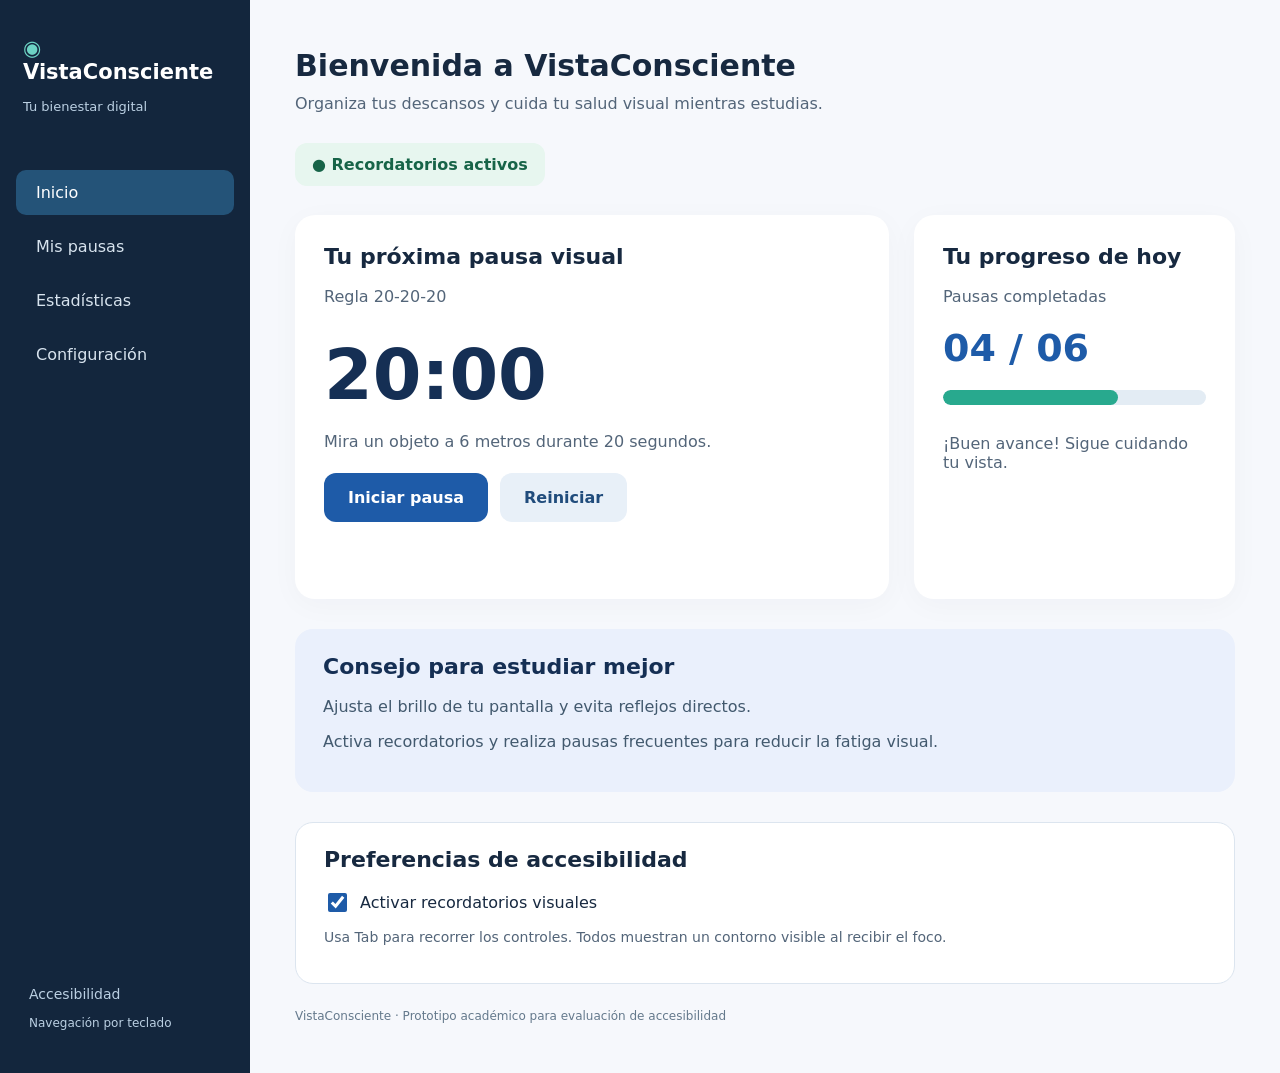
<file: vistaconsciente/index.html>
<!doctype html>
<html lang="es">
<head>
<meta charset="utf-8"><meta name="viewport" content="width=device-width,initial-scale=1">
<meta name="description" content="VistaConsciente: pausas visuales, bienestar digital y seguimiento de hábitos.">
<title>VistaConsciente | Bienestar visual</title><link rel="stylesheet" href="style.css">
</head>
<body>
<a class="skip-link" href="#contenido">Saltar al contenido principal</a>
<div class="app">
<aside class="sidebar" aria-label="Navegación principal"><div class="brand"><span aria-hidden="true">◉</span> VistaConsciente</div><p class="subtitle">Tu bienestar digital</p><nav aria-label="Secciones"><a href="#inicio" class="nav active" aria-current="page">Inicio</a><a href="#pausas" class="nav">Mis pausas</a><a href="#estadisticas" class="nav">Estadísticas</a><a href="#configuracion" class="nav">Configuración</a></nav><p class="sidebar-bottom">Accesibilidad<br><small>Navegación por teclado</small></p></aside>
<main id="contenido" tabindex="-1"><header id="inicio"><h1>Bienvenida a VistaConsciente</h1><p>Organiza tus descansos y cuida tu salud visual mientras estudias.</p></header><div class="status" role="status" id="estado">● Recordatorios activos</div>
<div class="cards"><section class="card timer" id="pausas" aria-labelledby="titulo-pausa"><h2 id="titulo-pausa">Tu próxima pausa visual</h2><p class="muted">Regla 20-20-20</p><div class="clock" id="clock" aria-live="off">20:00</div><p class="muted" id="instruccion">Mira un objeto a 6 metros durante 20 segundos.</p><div class="buttons"><button id="start" type="button">Iniciar pausa</button><button id="reset" type="button" class="secondary">Reiniciar</button></div><p class="feedback" id="feedback" role="status" aria-live="polite"></p></section>
<section class="card progress" id="estadisticas" aria-labelledby="titulo-progreso"><h2 id="titulo-progreso">Tu progreso de hoy</h2><p class="muted">Pausas completadas</p><strong id="count">04 / 06</strong><div class="bar" role="progressbar" aria-label="Pausas completadas" aria-valuemin="0" aria-valuemax="6" aria-valuenow="4" id="progress"><div id="bar-inner"></div></div><p>¡Buen avance! Sigue cuidando tu vista.</p></section></div>
<section class="tip"><h2>Consejo para estudiar mejor</h2><p>Ajusta el brillo de tu pantalla y evita reflejos directos.</p><p>Activa recordatorios y realiza pausas frecuentes para reducir la fatiga visual.</p></section>
<section class="settings" id="configuracion"><h2>Preferencias de accesibilidad</h2><label class="check"><input id="reminders" type="checkbox" checked> Activar recordatorios visuales</label><p>Usa Tab para recorrer los controles. Todos muestran un contorno visible al recibir el foco.</p></section>
<footer>VistaConsciente · Prototipo académico para evaluación de accesibilidad</footer></main></div><script src="script.js"></script></body></html>
</file>
<file: vistaconsciente/style.css>
:root{font-family:Inter,system-ui,-apple-system,"Segoe UI",sans-serif;color:#172940;background:#f6f8fc}*{box-sizing:border-box}html{scroll-behavior:smooth}body{margin:0}.app{display:grid;grid-template-columns:250px minmax(0,1fr);min-height:100vh}.sidebar{background:#13263d;color:white;padding:30px 16px;display:flex;flex-direction:column}.brand{font-size:21px;font-weight:750;padding:6px 7px}.brand span{color:#6dd3c4}.subtitle{margin:9px 7px 56px;color:#bbd0e3;font-size:13px}.sidebar nav{display:grid;gap:9px}.nav{padding:13px 20px;border-radius:10px;color:#d8e4ef;text-decoration:none}.nav:hover,.nav.active{background:#245378;color:white}.sidebar-bottom{margin:auto 13px 7px;color:#bbd0e3;font-size:14px;line-height:2}.sidebar-bottom small{font-size:12px}main{max-width:1180px;width:100%;padding:48px 45px 25px;margin:auto}h1{font-size:30px;margin:0 0 11px}header p{color:#536579;font-size:16px;margin:0 0 30px}.status{display:inline-block;background:#e7f6ef;color:#176448;font-weight:650;padding:12px 17px;border-radius:12px;margin-bottom:29px}.cards{display:grid;grid-template-columns:minmax(0,1.85fr) minmax(255px,1fr);gap:25px}.card{background:#fff;border-radius:20px;padding:29px;box-shadow:0 6px 30px #17294008;min-height:320px}.card h2,.tip h2,.settings h2{font-size:22px;margin:0 0 18px}.muted,.progress p{color:#536579}.clock{font-size:70px;font-weight:750;color:#152f54;margin:28px 0 15px;font-variant-numeric:tabular-nums}.buttons{display:flex;flex-wrap:wrap;gap:12px;margin-top:22px}button{background:#1e5ba8;color:#fff;font:inherit;font-weight:700;font-size:16px;border:2px solid transparent;border-radius:12px;padding:13px 22px;cursor:pointer}button:hover{background:#164781}button.secondary{background:#e8f0f8;color:#204c7c}button.secondary:hover{background:#d3e3f2}button:disabled{opacity:.6;cursor:default}.feedback{min-height:20px;font-size:14px;color:#176448}.progress strong{display:block;color:#1e5ba8;font-size:38px;margin:20px 0}.bar{height:15px;border-radius:20px;background:#e3ecf4;overflow:hidden;margin-bottom:29px}.bar div{width:66.667%;height:100%;background:#28a98e;border-radius:20px;transition:width .25s}.tip{background:#eaf0fc;border-radius:18px;padding:25px 28px;margin-top:30px;color:#42596e}.tip h2{color:#152f54}.settings{margin-top:30px;padding:24px 28px;border:1px solid #dce5ef;border-radius:18px;background:#fff}.settings p{color:#536579;font-size:14px}.check{display:flex;align-items:center;gap:10px;cursor:pointer}.check input{width:19px;height:19px;accent-color:#1e5ba8}footer{color:#64798c;font-size:12px;margin:25px 0}a:focus-visible,button:focus-visible,input:focus-visible{outline:4px solid #ff9e25;outline-offset:4px;box-shadow:0 0 0 7px #ffffff}.skip-link{position:fixed;z-index:10;top:-100px;left:12px;background:#fff;color:#13263d;padding:12px 16px;border:2px solid #13263d;border-radius:8px}.skip-link:focus{top:12px}@media(max-width:900px){.app{grid-template-columns:1fr}.sidebar{padding:17px}.subtitle,.sidebar-bottom{display:none}.sidebar nav{display:flex;flex-wrap:wrap;gap:5px;margin-top:12px}.nav{padding:9px 12px}main{padding:30px 20px}.cards{grid-template-columns:1fr}.clock{font-size:58px}}@media(prefers-reduced-motion:reduce){html{scroll-behavior:auto}.bar div{transition:none}}
</file>
